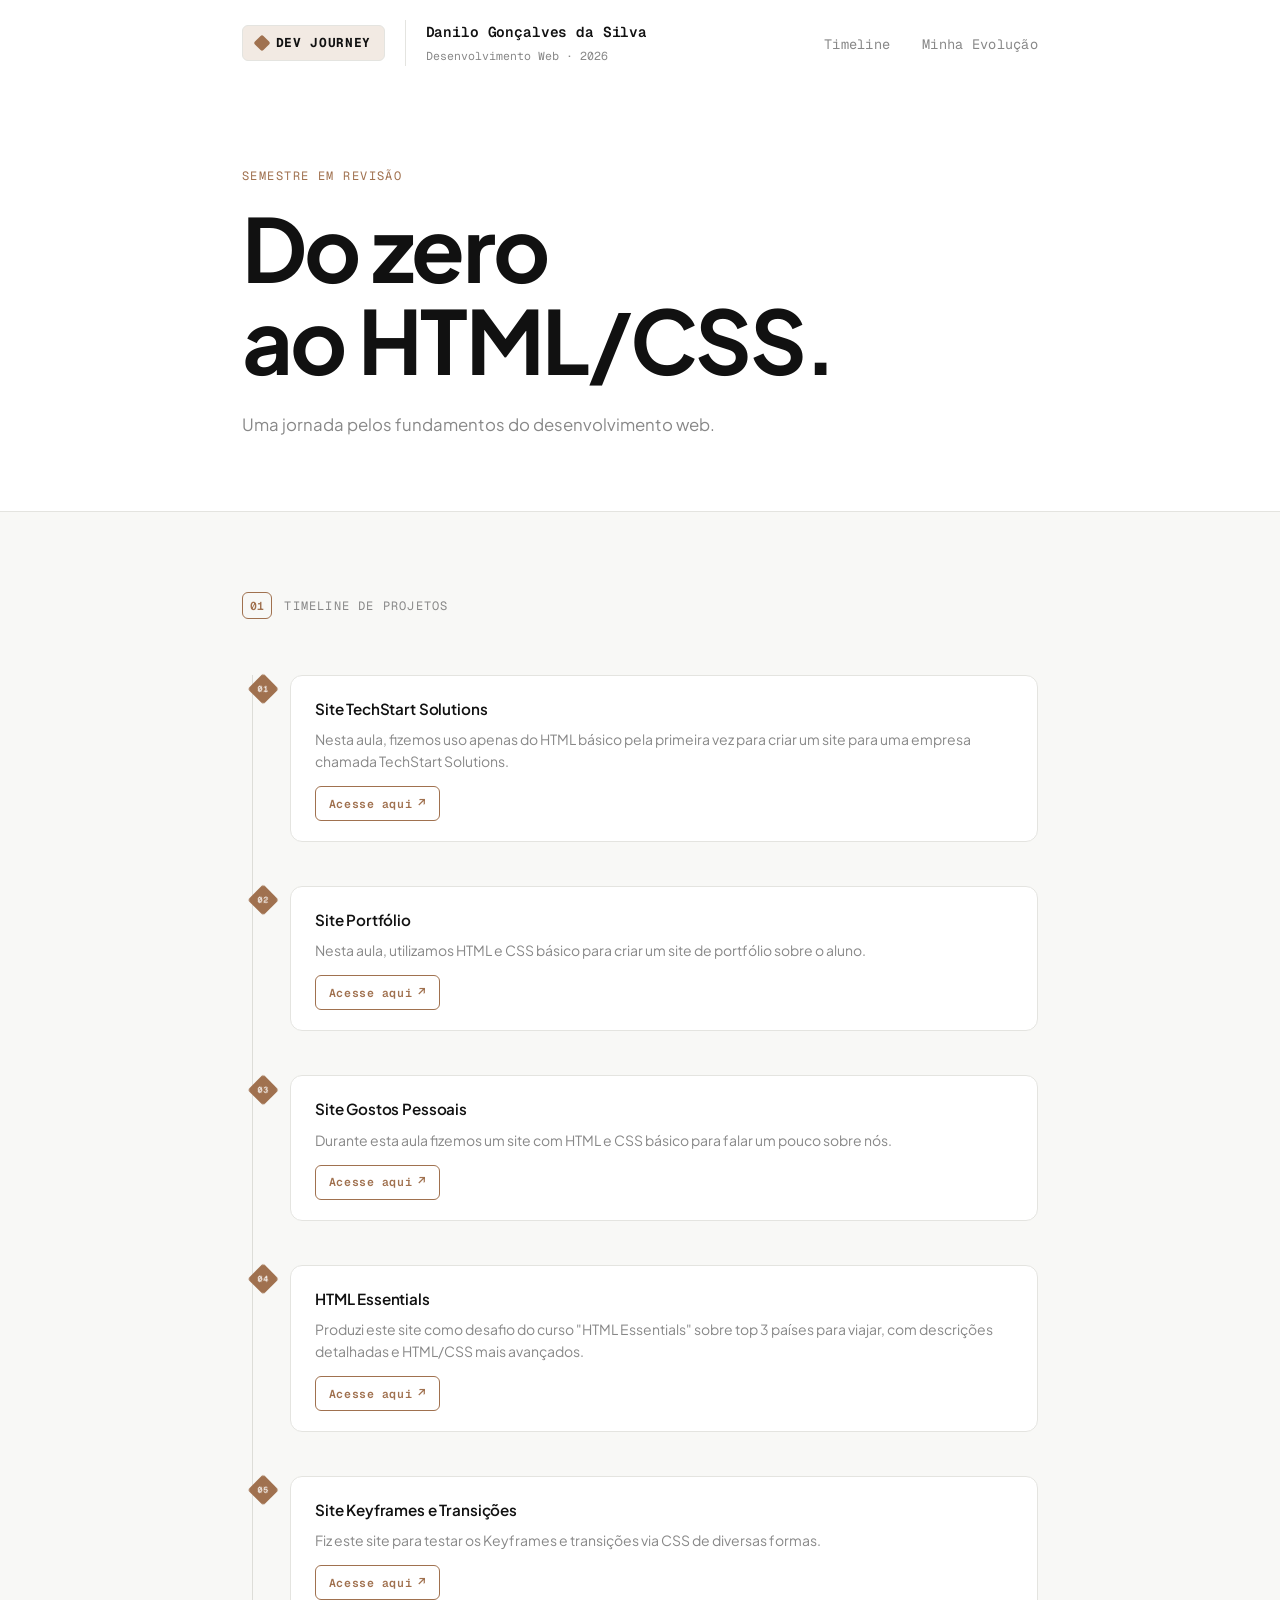
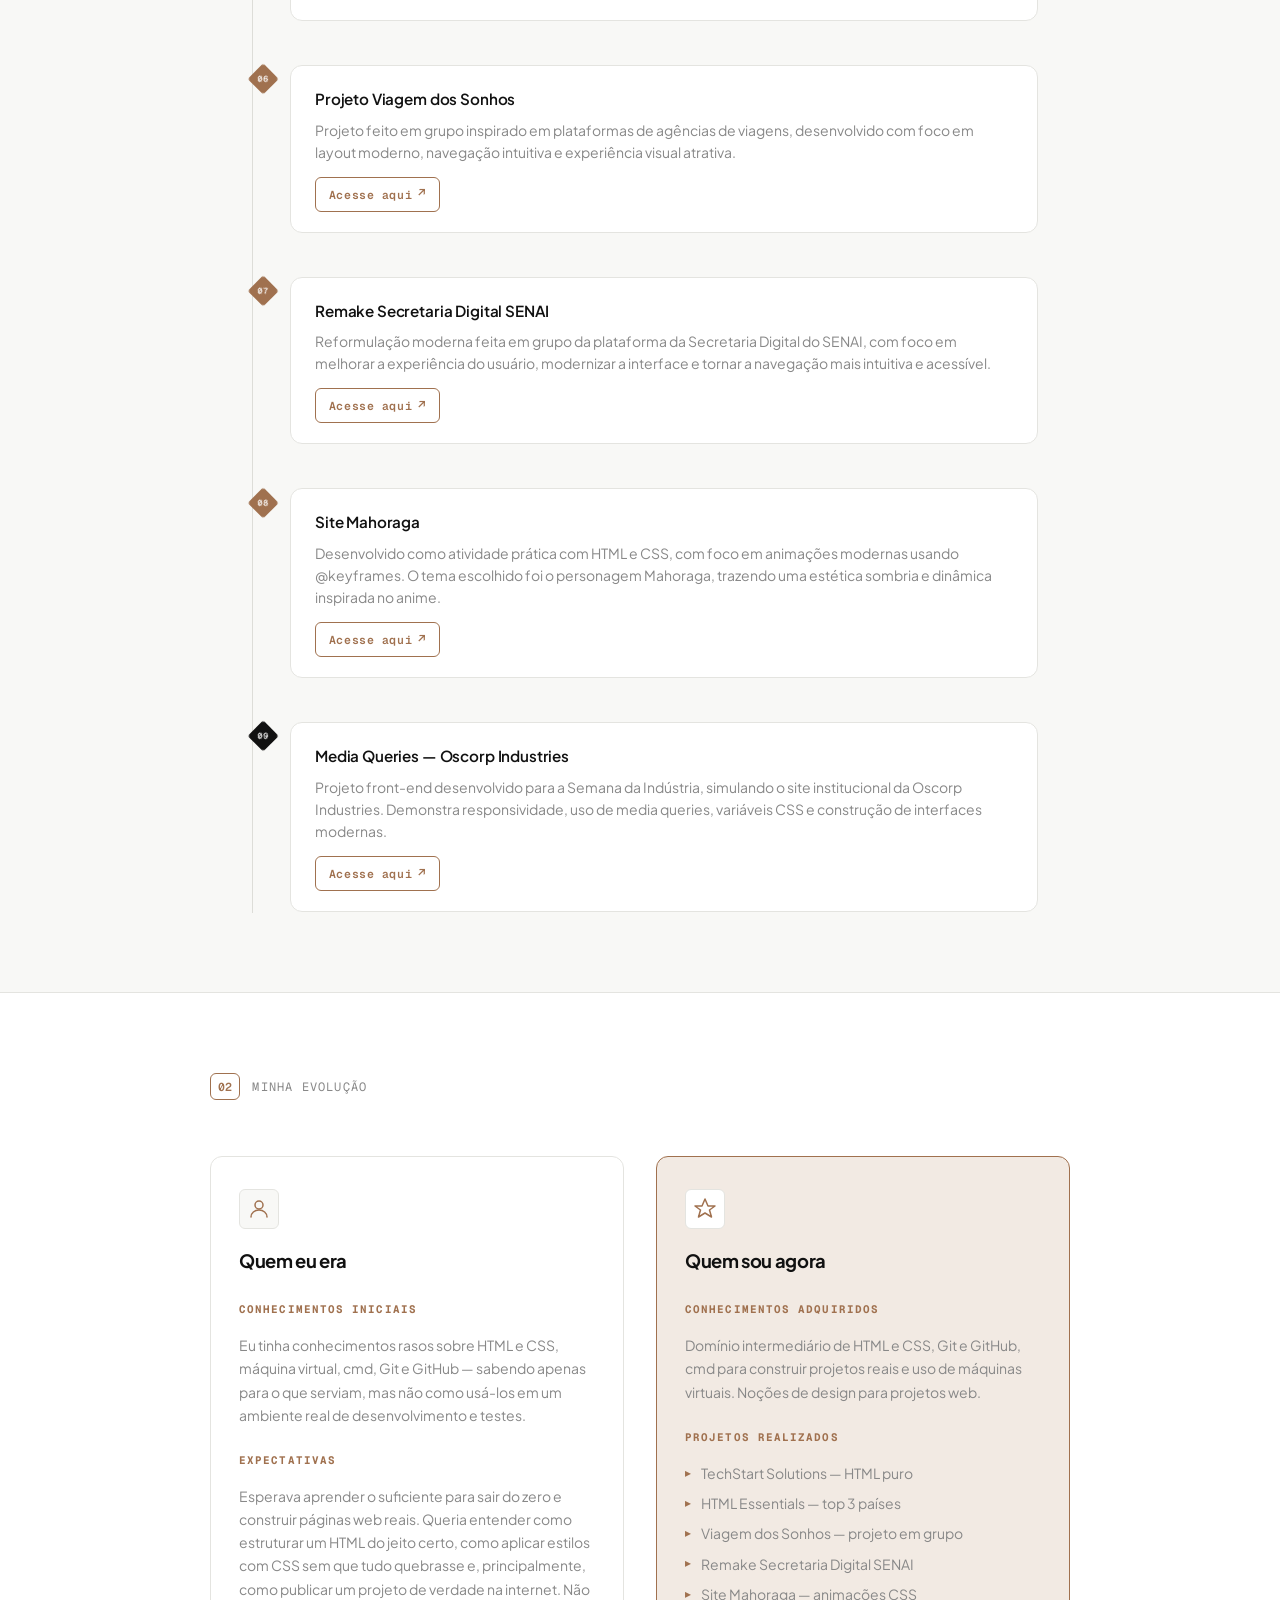
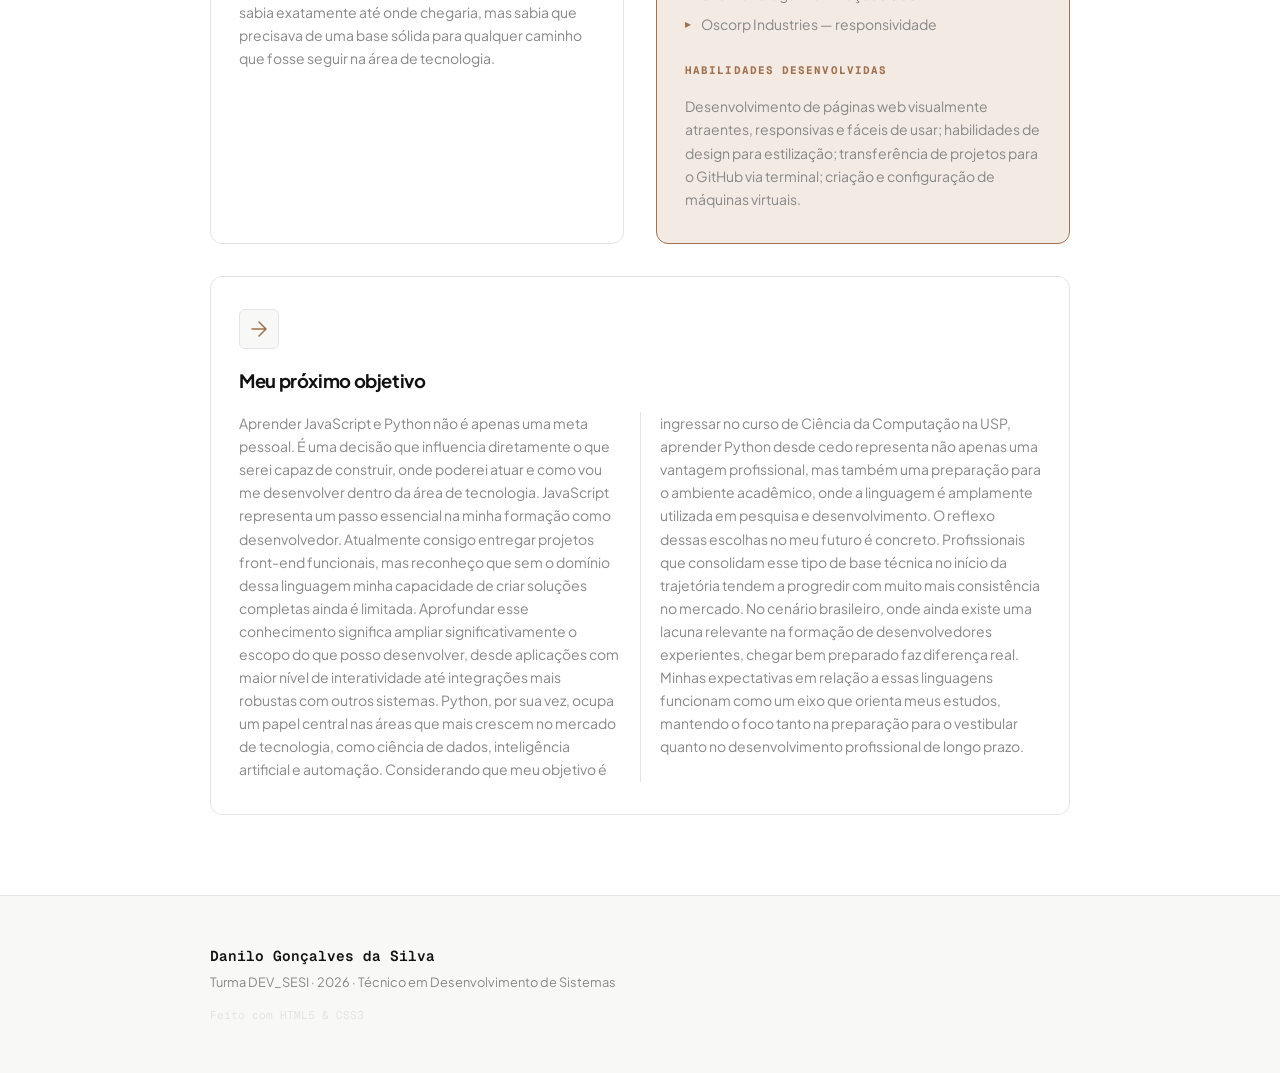
<file: index.html>
<!DOCTYPE html>
<html lang="pt-BR">
<head>
  <meta charset="UTF-8" />
  <meta name="viewport" content="width=device-width, initial-scale=1.0" />
  <title>Timeline do Semestre</title>
  <link rel="preconnect" href="https://fonts.googleapis.com" />
  <link rel="preconnect" href="https://fonts.gstatic.com" crossorigin />
  <link href="https://fonts.googleapis.com/css2?family=Plus+Jakarta+Sans:wght@300;400;500;600;700&family=Geist+Mono:wght@400;500;600&display=swap" rel="stylesheet" />
  <link rel="stylesheet" href="style.css" />
</head>
<body>

  <header class="site-header">
    <nav class="nav">
      <div class="nav-branding">
        <div class="dev-journey-logo">
          <div class="logo-icon"></div>
          <span class="logo-text">Dev Journey</span>
        </div>
        <div class="nav-logo">
          <span class="nav-name">Danilo Gonçalves da Silva</span>
          <span class="nav-label">Desenvolvimento Web · 2026</span>
        </div>
      </div>
      <ul class="nav-links">
        <li><a href="#timeline">Timeline</a></li>
        <li><a href="#evolucao">Minha Evolução</a></li>
      </ul>
    </nav>

    <div class="hero">
      <p class="hero-eyebrow">Semestre em Revisão</p>
      <h1 class="hero-title">Do zero<br/>ao HTML/CSS.</h1>
      <p class="hero-sub">
        Uma jornada pelos fundamentos do desenvolvimento web.
      </p>
    </div>
  </header>

  <main>

    <section id="timeline" class="section-timeline">
      <div class="section-label">
        <span>01</span>
        <span>Timeline de Projetos</span>
      </div>

      <div class="timeline">

        <article class="timeline-item" style="--delay: 0.05s">
          <div class="timeline-marker">
            <span class="marker-num">01</span>
          </div>
          <div class="timeline-content">
            <h3>Site TechStart Solutions</h3>
            <p>Nesta aula, fizemos uso apenas do HTML básico pela primeira vez para criar um site para uma empresa chamada TechStart Solutions.</p>
            <a class="btn-acesse" href="primeiroSite/techstart.html">Acesse aqui</a>
          </div>
        </article>

        <article class="timeline-item" style="--delay: 0.10s">
          <div class="timeline-marker">
            <span class="marker-num">02</span>
          </div>
          <div class="timeline-content">
            <h3>Site Portfólio</h3>
            <p>Nesta aula, utilizamos HTML e CSS básico para criar um site de portfólio sobre o aluno.</p>
            <a class="btn-acesse" href="2site/SobreMim.html">Acesse aqui</a>
          </div>
        </article>

        <article class="timeline-item" style="--delay: 0.15s">
          <div class="timeline-marker">
            <span class="marker-num">03</span>
          </div>
          <div class="timeline-content">
            <h3>Site Gostos Pessoais</h3>
            <p>Durante esta aula fizemos um site com HTML e CSS básico para falar um pouco sobre nós.</p>
            <a class="btn-acesse" href="terceiroSite/index.html">Acesse aqui</a>
          </div>
        </article>

        <article class="timeline-item" style="--delay: 0.20s">
          <div class="timeline-marker">
            <span class="marker-num">04</span>
          </div>
          <div class="timeline-content">
            <h3>HTML Essentials</h3>
            <p>Produzi este site como desafio do curso "HTML Essentials" sobre top 3 países para viajar, com descrições detalhadas e HTML/CSS mais avançados.</p>
            <a class="btn-acesse" href="https://danilog07j.github.io/html-essentials-projeto/" target="_blank" rel="noopener">Acesse aqui</a>
          </div>
        </article>

        <article class="timeline-item" style="--delay: 0.25s">
          <div class="timeline-marker">
            <span class="marker-num">05</span>
          </div>
          <div class="timeline-content">
            <h3>Site Keyframes e Transições</h3>
            <p>Fiz este site para testar os Keyframes e transições via CSS de diversas formas.</p>
            <a class="btn-acesse" href="quartoSite/keyframe.html">Acesse aqui</a>
          </div>
        </article>

        <article class="timeline-item" style="--delay: 0.30s">
          <div class="timeline-marker">
            <span class="marker-num">06</span>
          </div>
          <div class="timeline-content">
            <h3>Projeto Viagem dos Sonhos</h3>
            <p>Projeto feito em grupo inspirado em plataformas de agências de viagens, desenvolvido com foco em layout moderno, navegação intuitiva e experiência visual atrativa.</p>
            <a class="btn-acesse" href="https://danilog07j.github.io/Projeto-Viagens-dos-Sonhos/" target="_blank" rel="noopener">Acesse aqui</a>
          </div>
        </article>

        <article class="timeline-item" style="--delay: 0.35s">
          <div class="timeline-marker">
            <span class="marker-num">07</span>
          </div>
          <div class="timeline-content">
            <h3>Remake Secretaria Digital SENAI</h3>
            <p>Reformulação moderna feita em grupo da plataforma da Secretaria Digital do SENAI, com foco em melhorar a experiência do usuário, modernizar a interface e tornar a navegação mais intuitiva e acessível.</p>
            <a class="btn-acesse" href="https://guilherm-xd.github.io/secretaria-digital-senai/" target="_blank" rel="noopener">Acesse aqui</a>
          </div>
        </article>

        <article class="timeline-item" style="--delay: 0.40s">
          <div class="timeline-marker">
            <span class="marker-num">08</span>
          </div>
          <div class="timeline-content">
            <h3>Site Mahoraga</h3>
            <p>Desenvolvido como atividade prática com HTML e CSS, com foco em animações modernas usando @keyframes. O tema escolhido foi o personagem Mahoraga, trazendo uma estética sombria e dinâmica inspirada no anime.</p>
            <a class="btn-acesse" href="https://danilog07j.github.io/Site-Mahoraga/" target="_blank" rel="noopener">Acesse aqui</a>
          </div>
        </article>

        <article class="timeline-item timeline-item--last" style="--delay: 0.45s">
          <div class="timeline-marker timeline-marker--final">
            <span class="marker-num">09</span>
          </div>
          <div class="timeline-content">
            <h3>Media Queries — Oscorp Industries</h3>
            <p>Projeto front-end desenvolvido para a Semana da Indústria, simulando o site institucional da Oscorp Industries. Demonstra responsividade, uso de media queries, variáveis CSS e construção de interfaces modernas.</p>
            <a class="btn-acesse" href="https://danilog07j.github.io/Site-Oscorp-Responsivo/" target="_blank" rel="noopener">Acesse aqui</a>
          </div>
        </article>

      </div>
    </section>

    <section id="evolucao" class="section-evolucao">
      <div class="section-label">
        <span>02</span>
        <span>Minha Evolução</span>
      </div>

      <div class="evolucao-grid">

        <article class="evolucao-card evolucao-card--antes">
          <div class="card-icon">
            <svg xmlns="http://www.w3.org/2000/svg" width="24" height="24" viewBox="0 0 24 24" fill="none" stroke="currentColor" stroke-width="1.5" stroke-linecap="round" stroke-linejoin="round"><circle cx="12" cy="8" r="4"/><path d="M4 20c0-4 3.6-7 8-7s8 3 8 7"/></svg>
          </div>
          <h2>Quem eu era</h2>
          <h4>Conhecimentos iniciais</h4>
          <p>
            Eu tinha conhecimentos rasos sobre HTML e CSS, máquina virtual, cmd, Git e GitHub — sabendo apenas para o que serviam, mas não como usá-los em um ambiente real de desenvolvimento e testes.
          </p>
          <h4>Expectativas</h4>
          <p>
            Esperava aprender o suficiente para sair do zero e construir páginas web reais. Queria entender como estruturar um HTML do jeito certo, como aplicar estilos com CSS sem que tudo quebrasse e, principalmente, como publicar um projeto de verdade na internet. Não sabia exatamente até onde chegaria, mas sabia que precisava de uma base sólida para qualquer caminho que fosse seguir na área de tecnologia.
          </p>
        </article>

        <article class="evolucao-card evolucao-card--agora">
          <div class="card-icon">
            <svg xmlns="http://www.w3.org/2000/svg" width="24" height="24" viewBox="0 0 24 24" fill="none" stroke="currentColor" stroke-width="1.5" stroke-linecap="round" stroke-linejoin="round"><path d="M12 2l3 7h7l-5.5 4 2 7L12 16l-6.5 4 2-7L2 9h7z"/></svg>
          </div>
          <h2>Quem sou agora</h2>
          <h4>Conhecimentos adquiridos</h4>
          <p>
            Domínio intermediário de HTML e CSS, Git e GitHub, cmd para construir projetos reais e uso de máquinas virtuais. Noções de design para projetos web.
          </p>
          <h4>Projetos realizados</h4>
          <ul class="evolucao-list">
            <li>TechStart Solutions — HTML puro</li>
            <li>HTML Essentials — top 3 países</li>
            <li>Viagem dos Sonhos — projeto em grupo</li>
            <li>Remake Secretaria Digital SENAI</li>
            <li>Site Mahoraga — animações CSS</li>
            <li>Oscorp Industries — responsividade</li>
          </ul>
          <h4>Habilidades desenvolvidas</h4>
          <p>
            Desenvolvimento de páginas web visualmente atraentes, responsivas e fáceis de usar; habilidades de design para estilização; transferência de projetos para o GitHub via terminal; criação e configuração de máquinas virtuais.
          </p>
        </article>

        <article class="evolucao-card evolucao-card--futuro">
          <div class="card-icon">
            <svg xmlns="http://www.w3.org/2000/svg" width="24" height="24" viewBox="0 0 24 24" fill="none" stroke="currentColor" stroke-width="1.5" stroke-linecap="round" stroke-linejoin="round"><path d="M5 12h14M12 5l7 7-7 7"/></svg>
          </div>
          <h2>Meu próximo objetivo</h2>
          <p>
            Aprender JavaScript e Python não é apenas uma meta pessoal. É uma decisão que influencia diretamente o que serei capaz de construir, onde poderei atuar e como vou me desenvolver dentro da área de tecnologia.
            JavaScript representa um passo essencial na minha formação como desenvolvedor. Atualmente consigo entregar projetos front-end funcionais, mas reconheço que sem o domínio dessa linguagem minha capacidade de criar soluções completas ainda é limitada. Aprofundar esse conhecimento significa ampliar significativamente o escopo do que posso desenvolver, desde aplicações com maior nível de interatividade até integrações mais robustas com outros sistemas.
            Python, por sua vez, ocupa um papel central nas áreas que mais crescem no mercado de tecnologia, como ciência de dados, inteligência artificial e automação. Considerando que meu objetivo é ingressar no curso de Ciência da Computação na USP, aprender Python desde cedo representa não apenas uma vantagem profissional, mas também uma preparação para o ambiente acadêmico, onde a linguagem é amplamente utilizada em pesquisa e desenvolvimento.
            O reflexo dessas escolhas no meu futuro é concreto. Profissionais que consolidam esse tipo de base técnica no início da trajetória tendem a progredir com muito mais consistência no mercado. No cenário brasileiro, onde ainda existe uma lacuna relevante na formação de desenvolvedores experientes, chegar bem preparado faz diferença real.
            Minhas expectativas em relação a essas linguagens funcionam como um eixo que orienta meus estudos, mantendo o foco tanto na preparação para o vestibular quanto no desenvolvimento profissional de longo prazo.
          </p>
        </article>

      </div>
    </section>

  </main>

  <footer class="site-footer">
    <div class="footer-inner">
      <p class="footer-name">Danilo Gonçalves da Silva</p>
      <p class="footer-meta">Turma DEV_SESI · 2026 · Técnico em Desenvolvimento de Sistemas</p>
      <p class="footer-credit">Feito com HTML5 &amp; CSS3</p>
    </div>
  </footer>

</body>
</html>
</file>
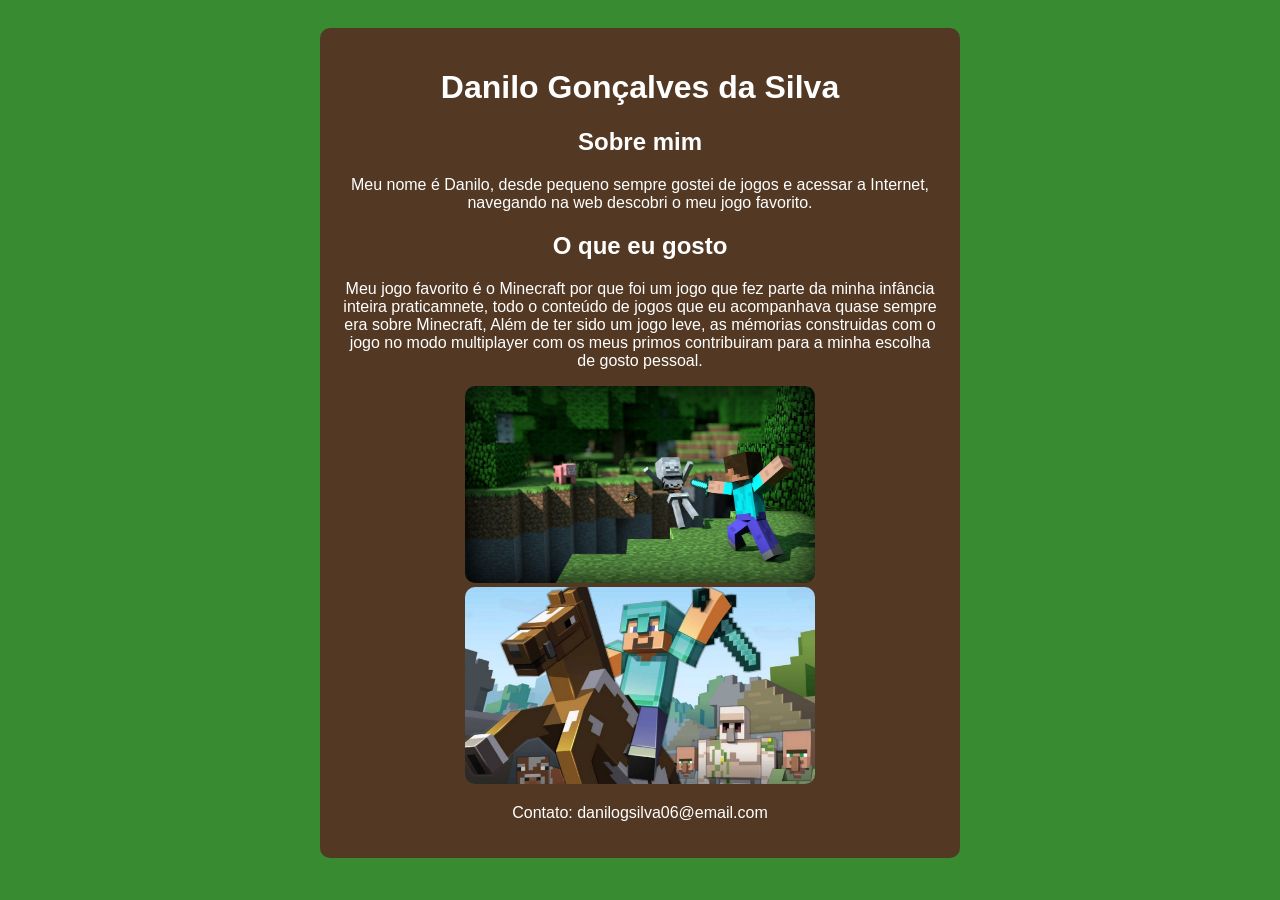
<file: terceiroSite/index.html>
<!doctype html>
<html lang="pt-BR">
  <head>
    <meta charset="UTF-8" />
    <meta name="viewport" content="width=device-width, initial-scale=1.0" />
    <title>Página sobre Minecraft</title>
    <link rel="stylesheet" href="style.css" />
  </head>
  <body>
    <div class="card">
      <h1>Danilo Gonçalves da Silva</h1>
      <h2>Sobre mim</h2>
      <p>
        Meu nome é Danilo, desde pequeno sempre gostei de jogos e acessar a
        Internet, navegando na web descobri o meu jogo favorito.
      </p>
      <h2>O que eu gosto</h2>
      <p>
        Meu jogo favorito é o Minecraft por que foi um jogo que fez parte da
        minha infância inteira praticamnete, todo o conteúdo de jogos que eu
        acompanhava quase sempre era sobre Minecraft, Além de ter sido um jogo
        leve, as mémorias construidas com o jogo no modo multiplayer com os meus
        primos contribuiram para a minha escolha de gosto pessoal.
      </p>
      <img src="img/Minecraft1.png" alt="Imagem" />
      <img src="img/image.png" alt="Imagem2" />
      <p>Contato: danilogsilva06@email.com</p>
    </div>
  </body>
</html>
</file>
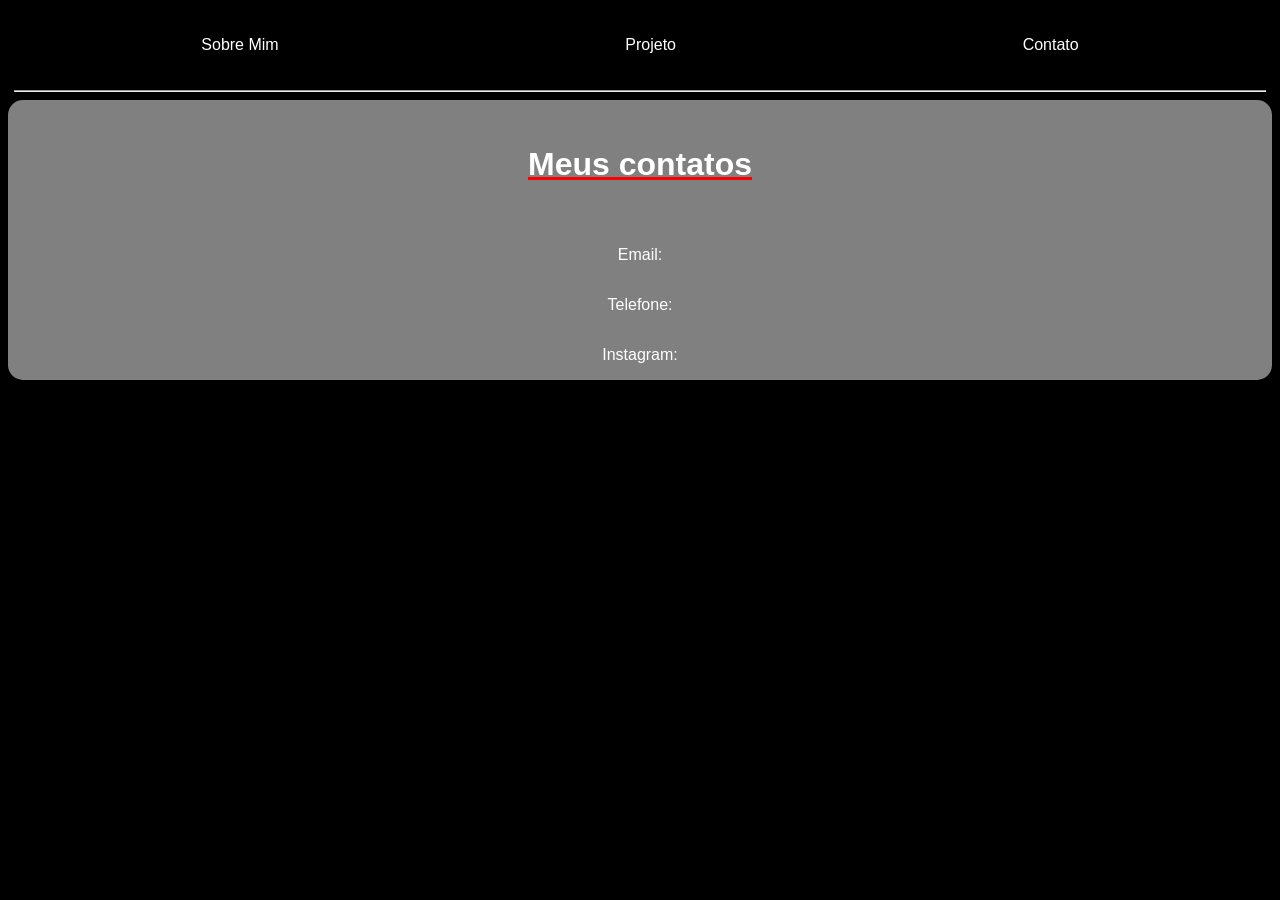
<file: 2site/Contato.html>
<!doctype html>
<html lang="pt-BR">
  <head>
    <meta charset="UTF-8" />
    <meta name="viewport" content="width=device-width, initial-scale=1.0" />
    <title>Página Inicial</title>
    <link rel="stylesheet" href="StyleContato.css" />
  </head>
  <body>
    <nav>
      <ul>
        <li><a href="SobreMim.html">Sobre Mim</a></li>
        <li><a href="Projetos.html">Projeto</a></li>
        <li><a href="Contato.html">Contato</a></li>
      </ul>
      <hr />
    </nav>
    <header>
      <div class="card">
        <h1>Meus contatos</h1>
        <p>Email:</p>
        <p>Telefone:</p>
        <p>Instagram:</p>
      </div>
    </header>
  </body>
</html>
</file>
<file: style.css>
/* ================================================
   TIMELINE DO SEMESTRE
   Fontes: Plus Jakarta Sans + Geist Mono
   ================================================ */

:root {
  --bg:          #F8F8F6;
  --surface:     #FFFFFF;
  --border:      #E4E4E0;
  --text:        #111111;
  --text-muted:  #888888;
  --accent:      #A0714F;
  --accent-dim:  #F2EAE3;
  --line:        #DDDDD8;

  --font-body:   'Plus Jakarta Sans', sans-serif;
  --font-mono:   'Geist Mono', monospace;

  --radius:      12px;
  --radius-sm:   6px;
  --max-w:       860px;
  --gap:         2rem;
}

/* ---------- RESET ---------- */
*, *::before, *::after {
  box-sizing: border-box;
  margin: 0;
  padding: 0;
}

html {
  scroll-behavior: smooth;
}

body {
  background-color: var(--bg);
  color: var(--text);
  font-family: var(--font-body);
  font-size: 1rem;
  line-height: 1.7;
  -webkit-font-smoothing: antialiased;
}

img {
  display: block;
  max-width: 100%;
  height: auto;
  border-radius: var(--radius-sm);
}

ul {
  list-style: none;
}

a {
  color: inherit;
  text-decoration: none;
}

/* ================================================
   ANIMAÇÕES
   ================================================ */
@keyframes fadeUp {
  from {
    opacity: 0;
    transform: translateY(28px);
  }
  to {
    opacity: 1;
    transform: translateY(0);
  }
}

@keyframes markerPop {
  0%   { transform: rotate(45deg) scale(0.4); opacity: 0; }
  60%  { transform: rotate(45deg) scale(1.15); opacity: 1; }
  100% { transform: rotate(45deg) scale(1); }
}

@keyframes slideRight {
  from {
    opacity: 0;
    transform: translateX(-32px);
  }
  to {
    opacity: 1;
    transform: translateX(0);
  }
}

@keyframes lineDraw {
  from { transform: scaleY(0); }
  to   { transform: scaleY(1); }
}

@keyframes pulse {
  0%, 100% { box-shadow: 0 0 0 0 rgba(160, 113, 79, 0.35); }
  50%       { box-shadow: 0 0 0 10px rgba(160, 113, 79, 0); }
}

@media (prefers-reduced-motion: reduce) {
  *, *::before, *::after {
    animation-duration: 0.01ms !important;
    transition-duration: 0.01ms !important;
  }
}

/* ================================================
   HEADER / NAV & BRANDING
   ================================================ */
.site-header {
  background-color: var(--surface);
  border-bottom: 1px solid var(--border);
  animation: fadeUp 0.6s ease both;
}

.nav {
  max-width: var(--max-w);
  margin: 0 auto;
  padding: 1.25rem 2rem;
  display: flex;
  align-items: center;
  justify-content: space-between;
  gap: 1rem;
}

.nav-branding {
  display: flex;
  align-items: center;
  gap: 1.25rem;
}

.dev-journey-logo {
  display: flex;
  align-items: center;
  gap: 0.5rem;
  background-color: var(--accent-dim);
  padding: 0.4rem 0.8rem;
  border-radius: var(--radius-sm);
  border: 1px solid var(--border);
}

.logo-icon {
  width: 0.75rem;
  height: 0.75rem;
  background-color: var(--accent);
  transform: rotate(45deg);
  border-radius: 2px;
  flex-shrink: 0;
}

.logo-text {
  font-family: var(--font-mono);
  font-size: 0.8rem;
  font-weight: 700;
  color: var(--text);
  text-transform: uppercase;
  letter-spacing: 0.05em;
}

.nav-logo {
  display: flex;
  flex-direction: column;
  gap: 0.1rem;
  border-left: 1px solid var(--border);
  padding-left: 1.25rem;
}

.nav-name {
  font-family: var(--font-mono);
  font-size: 0.9rem;
  font-weight: 600;
  color: var(--text);
  letter-spacing: -0.01em;
}

.nav-label {
  font-size: 0.72rem;
  color: var(--text-muted);
  font-family: var(--font-mono);
}

.nav-links {
  display: flex;
  gap: 2rem;
}

.nav-links a {
  font-size: 0.85rem;
  color: var(--text-muted);
  font-family: var(--font-mono);
  letter-spacing: 0.02em;
  transition: color 0.2s;
}

.nav-links a:hover {
  color: var(--accent);
}

/* ---------- HERO ---------- */
.hero {
  max-width: var(--max-w);
  margin: 0 auto;
  padding: 5rem 2rem 4.5rem;
}

.hero-eyebrow {
  font-family: var(--font-mono);
  font-size: 0.75rem;
  letter-spacing: 0.12em;
  text-transform: uppercase;
  color: var(--accent);
  margin-bottom: 1rem;
  animation: fadeUp 0.5s 0.1s ease both;
}

.hero-title {
  font-size: clamp(2.8rem, 7vw, 5.5rem);
  font-weight: 700;
  line-height: 1.05;
  letter-spacing: -0.03em;
  color: var(--text);
  animation: slideRight 0.7s 0.15s ease both;
}

.hero-sub {
  margin-top: 1.5rem;
  font-size: 1.05rem;
  color: var(--text-muted);
  max-width: 480px;
  animation: fadeUp 0.6s 0.3s ease both;
}

/* ================================================
   SECTION LABEL (indicador 01 / 02)
   ================================================ */
.section-label {
  display: flex;
  align-items: baseline;
  gap: 0.75rem;
  margin-bottom: 3.5rem;
}

.section-label span:first-child {
  font-family: var(--font-mono);
  font-size: 0.72rem;
  color: var(--accent);
  font-weight: 600;
  border: 1px solid var(--accent);
  padding: 0.15rem 0.45rem;
  border-radius: var(--radius-sm);
}

.section-label span:last-child {
  font-family: var(--font-mono);
  font-size: 0.75rem;
  letter-spacing: 0.1em;
  text-transform: uppercase;
  color: var(--text-muted);
}

/* ================================================
   SEÇÃO TIMELINE
   ================================================ */
.section-timeline {
  max-width: var(--max-w);
  margin: 0 auto;
  padding: 5rem 2rem;
}

.timeline {
  position: relative;
  padding-left: 3rem;
}

.timeline::before {
  content: '';
  position: absolute;
  left: 0.65rem;
  top: 0;
  bottom: 0;
  width: 1px;
  background: var(--line);
  transform-origin: top;
  animation: lineDraw 1.2s 0.2s ease both;
}

.timeline-item {
  position: relative;
  padding-bottom: 2.75rem;
  animation: fadeUp 0.5s var(--delay, 0s) ease both;
}

.timeline-item--last {
  padding-bottom: 0;
}

.timeline-marker {
  position: absolute;
  left: -2.35rem;
  top: 0.2rem;
  width: 1.4rem;
  height: 1.4rem;
  background: var(--accent);
  border-radius: 3px;
  transform: rotate(45deg);
  display: flex;
  align-items: center;
  justify-content: center;
  animation: markerPop 0.45s var(--delay, 0s) ease both;
}

.timeline-marker--final {
  background: var(--text);
  animation: markerPop 0.45s var(--delay, 0s) ease both,
              pulse 2s 1s ease-in-out infinite;
}

.marker-num {
  font-family: var(--font-mono);
  font-size: 0.52rem;
  font-weight: 600;
  color: #fff;
  transform: rotate(-45deg);
  display: block;
  line-height: 1;
}

.timeline-content {
  background: var(--surface);
  border: 1px solid var(--border);
  border-radius: var(--radius);
  padding: 1.25rem 1.5rem;
  transition: border-color 0.2s, box-shadow 0.2s, transform 0.2s;
}

.timeline-content:hover {
  border-color: var(--accent);
  box-shadow: 0 4px 20px rgba(160, 113, 79, 0.08);
  transform: translateX(3px);
}

.timeline-content h3 {
  font-size: 0.95rem;
  font-weight: 600;
  letter-spacing: -0.01em;
  color: var(--text);
  margin-bottom: 0.4rem;
}

.timeline-content p {
  font-size: 0.875rem;
  color: var(--text-muted);
  line-height: 1.6;
}

.timeline-content p:empty::before {
  content: '⚠ Insira sua descrição aqui';
  color: #CCC;
  font-style: italic;
  font-size: 0.8rem;
}

.btn-acesse {
  display: inline-flex;
  align-items: center;
  gap: 0.35rem;
  margin-top: 0.85rem;
  font-family: var(--font-mono);
  font-size: 0.72rem;
  font-weight: 600;
  letter-spacing: 0.05em;
  color: var(--accent);
  border: 1px solid var(--accent);
  padding: 0.35rem 0.8rem;
  border-radius: var(--radius-sm);
  background: transparent;
  transition: background 0.18s, color 0.18s, transform 0.18s, box-shadow 0.18s;
}

.btn-acesse::after {
  content: '↗';
  font-size: 0.8rem;
  transition: transform 0.18s;
}

.btn-acesse:hover {
  background: var(--accent);
  color: #fff;
  box-shadow: 0 3px 12px rgba(160, 113, 79, 0.25);
  transform: translateY(-1px);
}

.btn-acesse:hover::after {
  transform: translate(2px, -2px);
}

/* ================================================
   SEÇÃO MINHA EVOLUÇÃO
   ================================================ */
.section-evolucao {
  background: var(--surface);
  border-top: 1px solid var(--border);
  border-bottom: 1px solid var(--border);
  padding: 5rem 2rem;
}

.section-evolucao > .section-label,
.section-evolucao > .evolucao-grid {
  max-width: var(--max-w);
  margin-left: auto;
  margin-right: auto;
}

.evolucao-grid {
  display: grid;
  grid-template-columns: 1fr 1fr;
  gap: var(--gap);
  align-items: stretch;
}

.evolucao-card--futuro {
  grid-column: 1 / -1;
}

.evolucao-card {
  border: 1px solid var(--border);
  border-radius: var(--radius);
  padding: 2rem 1.75rem;
  display: flex;
  flex-direction: column;
  gap: 1rem;
  animation: fadeUp 0.6s 0.1s ease both;
  transition: box-shadow 0.25s, transform 0.25s;
}

.evolucao-card:hover {
  box-shadow: 0 8px 30px rgba(0,0,0,0.07);
  transform: translateY(-3px);
}

.evolucao-card--agora {
  border-color: var(--accent);
  background: var(--accent-dim);
  animation-delay: 0.2s;
}

.evolucao-card--futuro {
  animation-delay: 0.3s;
}

.evolucao-card--futuro p {
  column-count: 2;
  column-gap: 2.5rem;
  column-rule: 1px solid var(--border);
}

.card-icon {
  width: 2.5rem;
  height: 2.5rem;
  background: var(--bg);
  border-radius: var(--radius-sm);
  display: flex;
  align-items: center;
  justify-content: center;
  color: var(--accent);
  border: 1px solid var(--border);
  flex-shrink: 0;
}

.evolucao-card--agora .card-icon {
  background: var(--surface);
}

.evolucao-card h2 {
  font-size: 1.15rem;
  font-weight: 700;
  letter-spacing: -0.02em;
  color: var(--text);
}

.evolucao-card h4 {
  font-family: var(--font-mono);
  font-size: 0.68rem;
  letter-spacing: 0.1em;
  text-transform: uppercase;
  color: var(--accent);
  margin-top: 0.5rem;
}

.evolucao-card p {
  font-size: 0.875rem;
  color: var(--text-muted);
  line-height: 1.65;
}

.evolucao-card p:empty::before {
  content: '⚠ Insira seu texto aqui';
  color: #CCC;
  font-style: italic;
  font-size: 0.8rem;
}

.evolucao-list {
  display: flex;
  flex-direction: column;
  gap: 0.4rem;
}

.evolucao-list li {
  font-size: 0.875rem;
  color: var(--text-muted);
  padding-left: 1rem;
  position: relative;
}

.evolucao-list li::before {
  content: '▸';
  position: absolute;
  left: 0;
  color: var(--accent);
  font-size: 0.75rem;
  top: 0.05rem;
}

.evolucao-list li:empty::after {
  
  color: #CCC;
  font-style: italic;
  font-size: 0.8rem;
}

.evolucao-foto {
  margin-top: 0.5rem;
}

.foto-placeholder {
  width: 100%;
  aspect-ratio: 4 / 3;
  border: 2px dashed var(--border);
  border-radius: var(--radius-sm);
  display: flex;
  align-items: center;
  justify-content: center;
  background: var(--bg);
}

.foto-placeholder span {
  font-family: var(--font-mono);
  font-size: 0.72rem;
  color: var(--border);
}

/* ================================================
   FOOTER
   ================================================ */
.site-footer {
  padding: 3rem 2rem;
  background: var(--bg);
}

.footer-inner {
  max-width: var(--max-w);
  margin: 0 auto;
  display: flex;
  flex-direction: column;
  gap: 0.25rem;
}

.footer-name {
  font-family: var(--font-mono);
  font-size: 0.9rem;
  font-weight: 600;
  color: var(--text);
}

.footer-meta {
  font-size: 0.8rem;
  color: var(--text-muted);
}

.footer-credit {
  font-family: var(--font-mono);
  font-size: 0.7rem;
  color: var(--border);
  margin-top: 0.5rem;
}

/* ================================================
   RESPONSIVIDADE — MEDIA QUERIES
   ================================================ */

@media (max-width: 1023px) {
  :root {
    --max-w: 700px;
  }

  .hero-title {
    font-size: clamp(2.2rem, 6vw, 3.5rem);
  }

  .evolucao-grid {
    gap: 1.5rem;
  }

  .foto-placeholder {
    aspect-ratio: 16 / 5;
  }
}

@media (max-width: 767px) {
  :root {
    --max-w: 100%;
    --gap: 1.25rem;
  }

  .nav {
    padding: 1rem 1.25rem;
    flex-direction: column;
    align-items: flex-start;
    gap: 0.75rem;
  }

  .nav-branding {
    flex-direction: column;
    align-items: flex-start;
    gap: 0.75rem;
    width: 100%;
  }

  .nav-logo {
    border-left: none;
    padding-left: 0;
  }

  .nav-links {
    gap: 1.25rem;
  }

  .hero {
    padding: 3rem 1.25rem 3rem;
  }

  .hero-title {
    font-size: 2.4rem;
  }

  .section-timeline {
    padding: 3.5rem 1.25rem;
  }

  .timeline {
    padding-left: 2.25rem;
  }

  .timeline::before {
    left: 0.55rem;
  }

  .timeline-marker {
    left: -1.75rem;
    width: 1.2rem;
    height: 1.2rem;
  }

  .section-evolucao {
    padding: 3.5rem 1.25rem;
  }

  .evolucao-grid {
    grid-template-columns: 1fr;
    gap: 1.25rem;
  }

  .evolucao-card--futuro {
    grid-column: auto;
  }

  .evolucao-card--futuro p {
    column-count: 1;
    column-rule: none;
  }

  .section-label {
    margin-bottom: 2.5rem;
  }

  .site-footer {
    padding: 2rem 1.25rem;
  }
}
</file>
<file: terceiroSite/style.css>
body {
  font-family: Arial;
  background-color: #398b32;
  color: white;
  text-align: center;
  padding: 20px;
}
img {
  width: 350px;
  border-radius: 10px;
}
.card {
  background-color: #533924;
  padding: 20px;
  border-radius: 10px;
  max-width: 600px;
  margin: auto;
}
</file>
<file: 2site/StyleContato.css>
body {
  background-color: black;
  font-family: Arial, Helvetica, sans-serif;
}
ul {
  display: flex;
  justify-content: space-around;
  list-style-type: none;
  align-items: center;
  padding: 20px;
}
a {
  color: white;
  text-decoration: none;
}
h1 {
  color: White;
  text-align: center;
  padding: 25px;
}
nav li a:hover {
  background-color: rgb(255, 1, 1);
  border-radius: 10px;
}

hr {
  width: 1250px;
}

h2 {
  color: white;
}
p {
  color: white;
}

.card {
  display: flex;
  flex-direction: column;
  align-items: center;
  background-color: grey;
  border-radius: 15px;
}

.card h1 {
  text-decoration: underline rgb(255, 1, 1);
}
</file>
